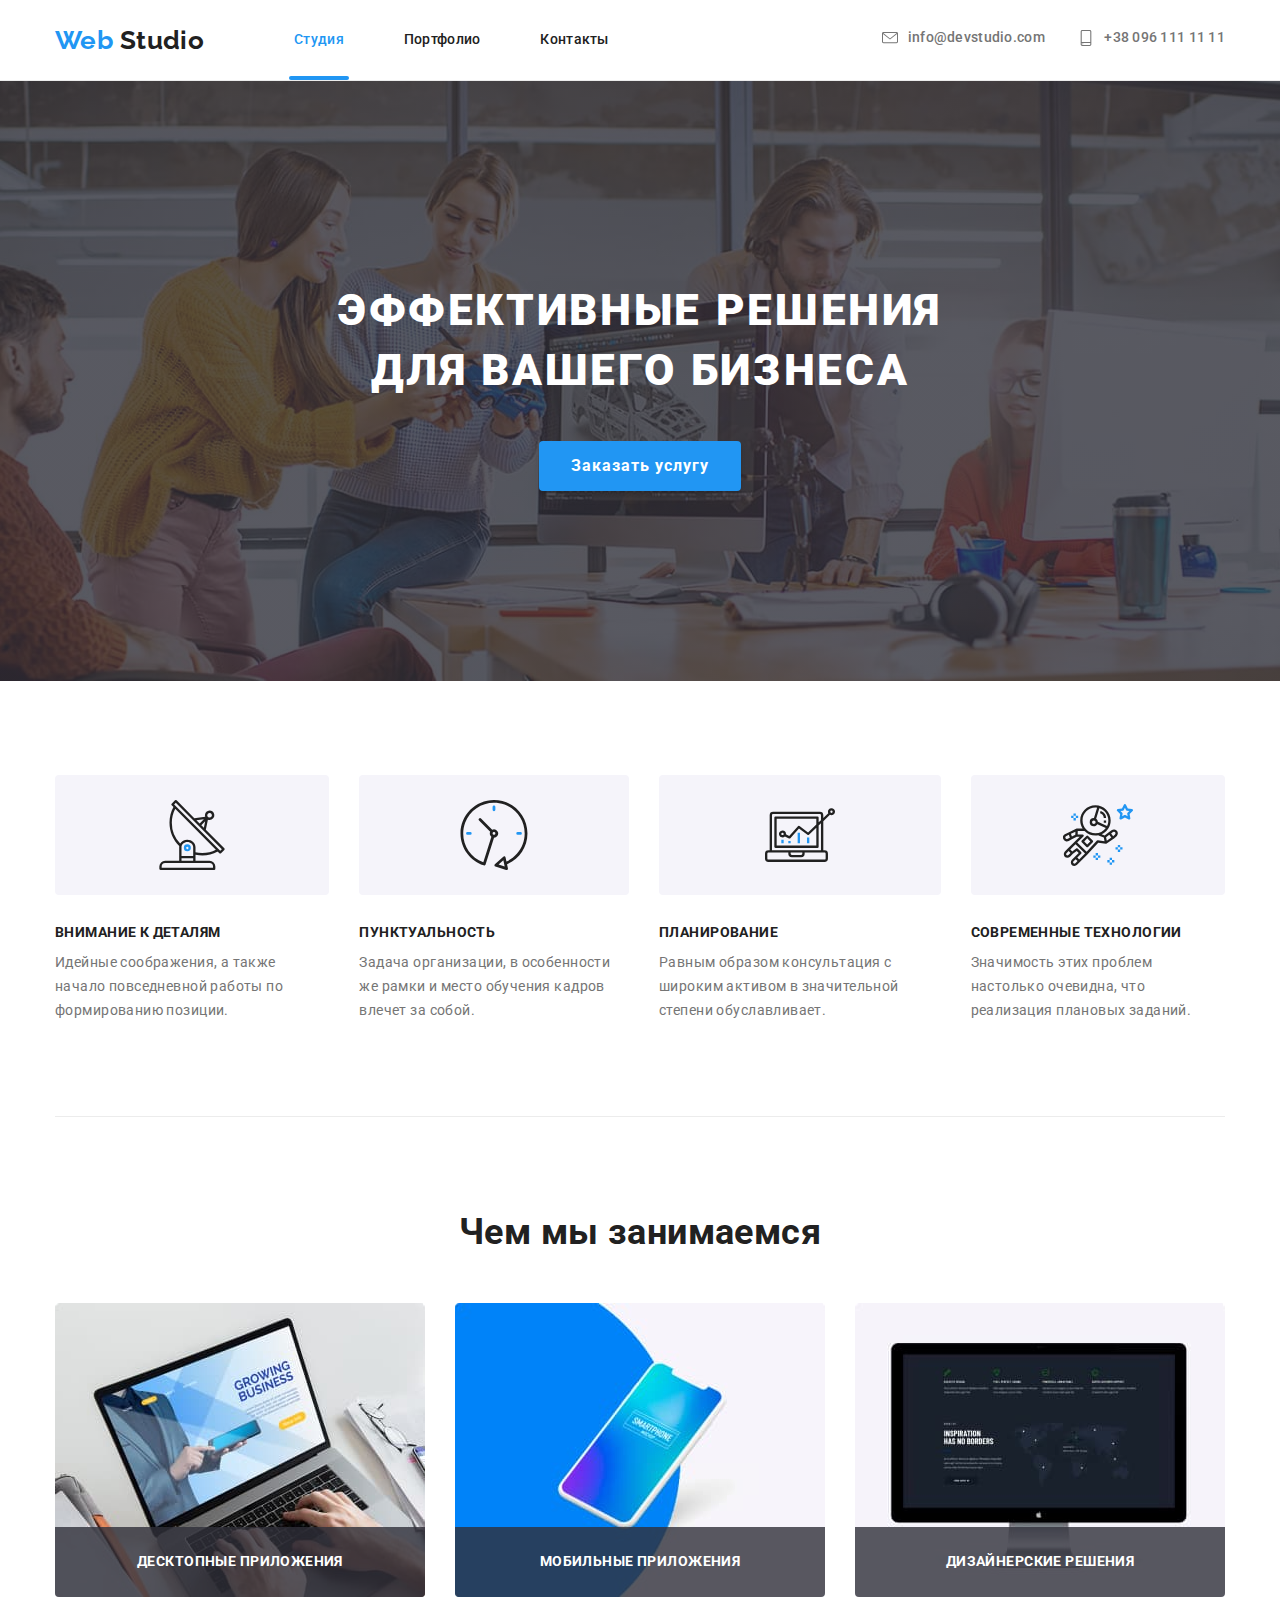
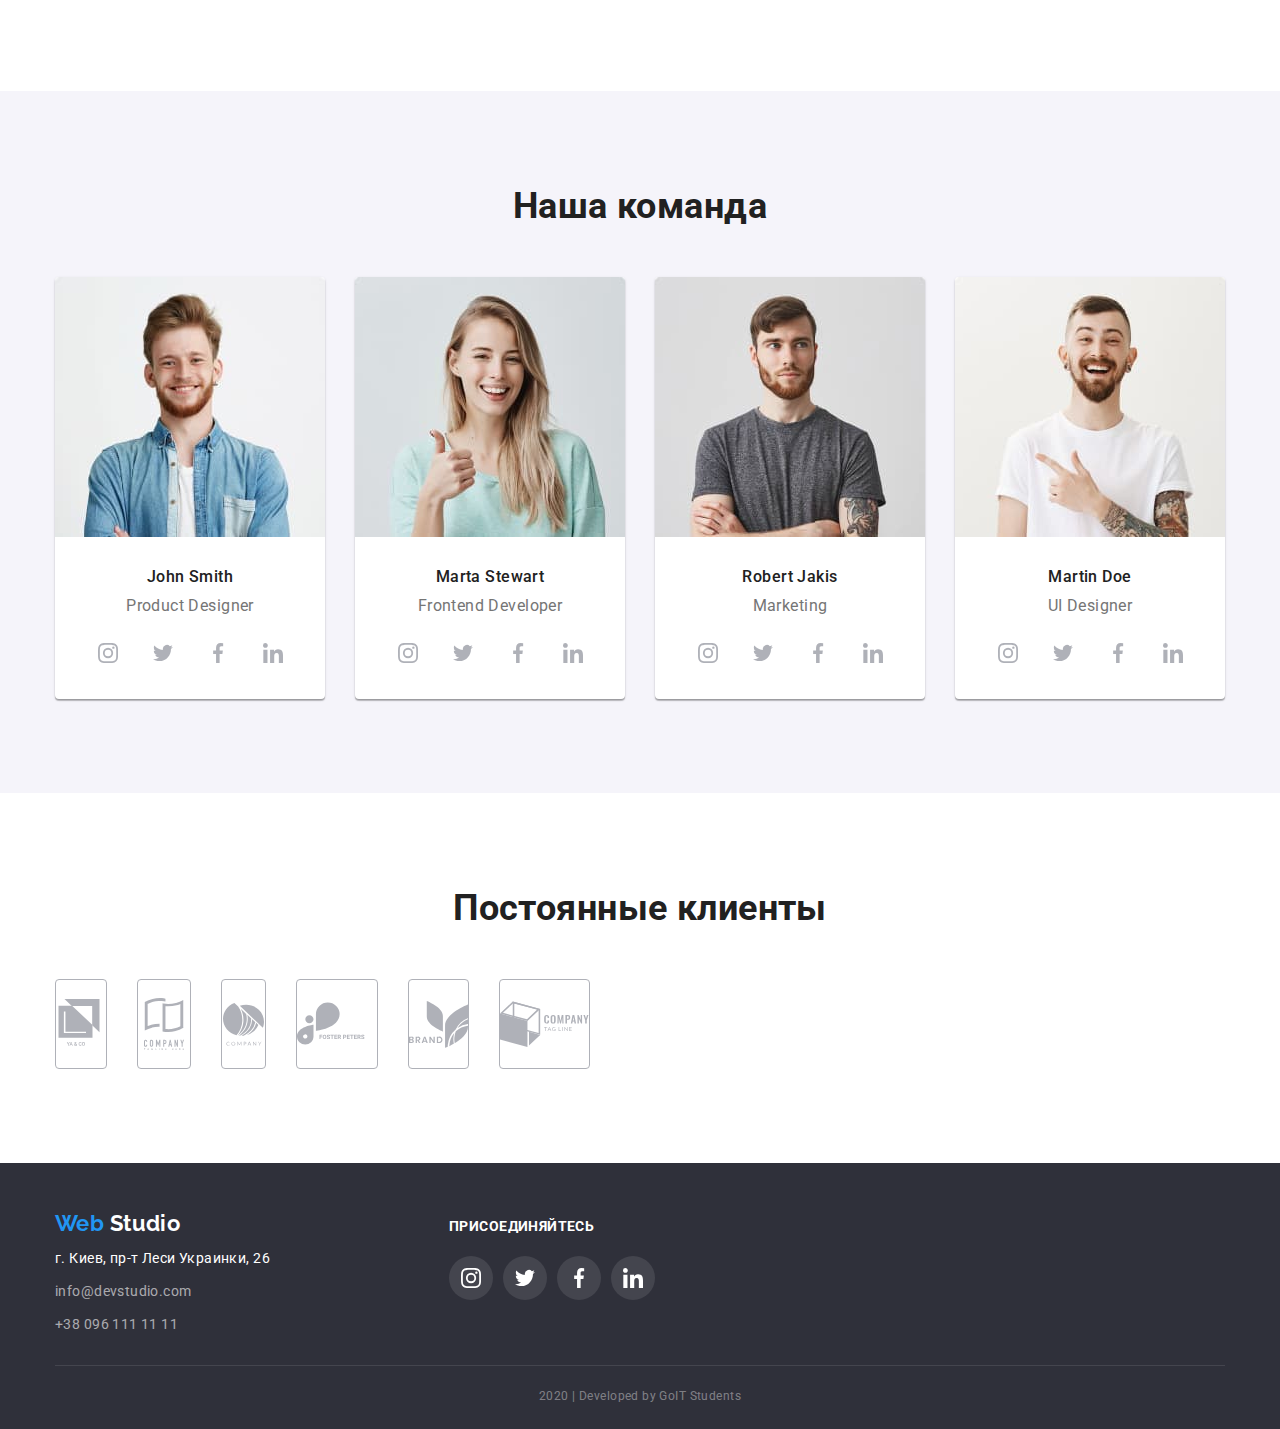
<file: index.html>
<!DOCTYPE html>
<html lang="ru">
  <head>
    <meta charset="UTF-8" />
    <meta name="viewport" content="width=device-width, initial-scale=1.0" />
    <link
      href="https://fonts.googleapis.com/css2?family=Raleway:wght@700&family=Roboto:wght@400;500;700;900&display=swap"
      rel="stylesheet"
    />
    <link
      rel="stylesheet"
      href="https://cdnjs.cloudflare.com/ajax/libs/modern-normalize/0.6.0/modern-normalize.min.css"
    />
    <link rel="stylesheet" href="./css/style-bem.css" />
    <title>Web Studio</title>
  </head>
  <body>
    <header class="page-header">
      <div class="page-header__container">
        <nav class="page-header__nav">
          <a class="logo page-header__logo" href="./index.html"
            >Web <span class="logo__word">Studio</span></a
          >
          <ul class="page-header__list">
            <li class="page-header__item">
              <a
                class="page-header__link page-header__link--current"
                href="./index.html"
                >Студия</a
              >
            </li>
            <li class="page-header__item">
              <a class="page-header__link" href="./portfolio.html">Портфолио</a>
            </li>
            <li class="page-header__item">
              <a class="page-header__link" href="">Контакты</a>
            </li>
          </ul>
        </nav>
        <address class="contacts">
          <a
            class="contacts__link"
            href="mailto:info@devstudio.com"
            aria-label="Написать письмо"
          >
            <svg class="contacts__icon" width="16" height="16">
              <use href="./images/sprite.svg#icon-envelope"></use>
            </svg>
            info@devstudio.com
          </a>
          <a
            class="contacts__link"
            href="tel:+380961111111"
            aria-label="Позвонить"
          >
            <svg class="contacts__icon" width="16" height="16">
              <use href="./images/sprite.svg#icon-smartphone"></use>
            </svg>
            +38 096 111 11 11
          </a>
        </address>
      </div>
    </header>
    <main>
      <!-- Hero -->
      <section class="section-hero">
        <div class="section-hero__container">
          <h1 class="section-hero__title">
            Эффективные решения для вашего бизнеса
          </h1>
          <a class="button" href="">Заказать услугу</a>
        </div>
      </section>
      <!-- Advantages -->
      <section class="section-advantages">
        <div class="section-advantages__container">
          <h2 class="section-advantages__title--visually-hidden">
            Наши преимущества
          </h2>
          <ul class="section-advantages__list">
            <li class="section-advantages__item">
              <div class="section-advantages__icon-bcg">
                <svg width="70" height="70">
                  <use href="./images/sprite.svg#icon-antenna"></use>
                </svg>
              </div>
              <h3 class="section-advantages__subtitle">Внимание к деталям</h3>
              <p class="section-advantages__text">
                Идейные соображения, а также начало повседневной работы по
                формированию позиции.
              </p>
            </li>
            <li class="section-advantages__item">
              <div class="section-advantages__icon-bcg">
                <svg width="70" height="70">
                  <use href="./images/sprite.svg#icon-clock"></use>
                </svg>
              </div>
              <h3 class="section-advantages__subtitle">Пунктуальность</h3>
              <p class="section-advantages__text">
                Задача организации, в особенности же рамки и место обучения
                кадров влечет за собой.
              </p>
            </li>
            <li class="section-advantages__item">
              <div class="section-advantages__icon-bcg">
                <svg width="70" height="70">
                  <use href="./images/sprite.svg#icon-diagram"></use>
                </svg>
              </div>
              <h3 class="section-advantages__subtitle">Планирование</h3>
              <p class="section-advantages__text">
                Равным образом консультация с широким активом в значительной
                степени обуславливает.
              </p>
            </li>
            <li class="section-advantages__item">
              <div class="section-advantages__icon-bcg">
                <svg width="70" height="70">
                  <use href="./images/sprite.svg#icon-astronaut"></use>
                </svg>
              </div>
              <h3 class="section-advantages__subtitle">
                Современные технологии
              </h3>
              <p class="section-advantages__text">
                Значимость этих проблем настолько очевидна, что реализация
                плановых заданий.
              </p>
            </li>
          </ul>
        </div>
      </section>
      <!-- Works -->
      <section class="section-works">
        <div class="section-works__container">
          <h2 class="section-works__title">Чем мы занимаемся</h2>
          <ul class="section-works__list">
            <li class="section-works__item">
              <img
                class="section-works__img"
                src="./images/notebook.jpg"
                alt="Ноутбук"
                width="370"
              />
              <h3 class="section-works__subtitle">Десктопные приложения</h3>
            </li>
            <li class="section-works__item">
              <img
                class="section-works__img"
                src="./images/smartphone.jpg"
                alt="Смартфон"
                width="370"
              />
              <h3 class="section-works__subtitle">Мобильные приложения</h3>
            </li>
            <li class="section-works__item">
              <img
                class="section-works__img"
                src="./images/monitor.jpg"
                alt="Монитор"
                width="370"
              />
              <h3 class="section-works__subtitle">Дизайнерские решения</h3>
            </li>
          </ul>
        </div>
      </section>
      <!-- Team -->
      <section class="section-team">
        <div class="section-team__container">
          <h2 class="section-team__title">Наша команда</h2>
          <ul class="section-team__list">
            <li class="section-team__item">
              <img
                class="section-team__img"
                src="./images/john-smith.jpg"
                alt="Фотография John Smith"
                width="270"
              />
              <h3 class="section-team__subtitle">John Smith</h3>
              <p class="section-team__text">Product Designer</p>
              <ul class="social-list">
                <li class="social-list__item">
                  <a
                    class="social-list__link"
                    href="https://www.instagram.com/"
                    aria-label="Ссылка на Instagram"
                  >
                    <svg class="social-list__icon" width="20" height="20">
                      <use href="./images/sprite.svg#icon-instagram"></use>
                    </svg>
                  </a>
                </li>
                <li class="social-list__item">
                  <a
                    class="social-list__link"
                    href="https://twitter.com/"
                    aria-label="Ссылка на Twitter"
                  >
                    <svg class="social-list__icon" width="20" height="20">
                      <use href="./images/sprite.svg#icon-twitter"></use>
                    </svg>
                  </a>
                </li>
                <li class="social-list__item">
                  <a
                    class="social-list__link"
                    href="https://facebook.com/"
                    aria-label="Ссылка на Facebook"
                  >
                    <svg class="social-list__icon" width="20" height="20">
                      <use href="./images/sprite.svg#icon-facebook"></use>
                    </svg>
                  </a>
                </li>
                <li class="social-list__item">
                  <a
                    class="social-list__link"
                    href="https://www.linkedin.com/"
                    aria-label="Ссылка на LinkedIn"
                  >
                    <svg class="social-list__icon" width="20" height="20">
                      <use href="./images/sprite.svg#icon-linkedin"></use>
                    </svg>
                  </a>
                </li>
              </ul>
            </li>
            <li class="section-team__item">
              <img
                class="section-team__img"
                src="./images/marta-stewart.jpg"
                alt="Фотография Marta Stewart"
                width="270"
              />
              <h3 class="section-team__subtitle">Marta Stewart</h3>
              <p class="section-team__text">Frontend Developer</p>
              <ul class="social-list">
                <li class="social-list__item">
                  <a
                    class="social-list__link"
                    href="https://www.instagram.com/"
                    aria-label="Ссылка на Instagram"
                  >
                    <svg class="social-list__icon" width="20" height="20">
                      <use href="./images/sprite.svg#icon-instagram"></use>
                    </svg>
                  </a>
                </li>
                <li class="social-list__item">
                  <a
                    class="social-list__link"
                    href="https://twitter.com/"
                    aria-label="Ссылка на Twitter"
                  >
                    <svg class="social-list__icon" width="20" height="20">
                      <use href="./images/sprite.svg#icon-twitter"></use>
                    </svg>
                  </a>
                </li>
                <li class="social-list__item">
                  <a
                    class="social-list__link"
                    href="https://facebook.com/"
                    aria-label="Ссылка на Facebook"
                  >
                    <svg class="social-list__icon" width="20" height="20">
                      <use href="./images/sprite.svg#icon-facebook"></use>
                    </svg>
                  </a>
                </li>
                <li class="social-list__item">
                  <a
                    class="social-list__link"
                    href="https://www.linkedin.com/"
                    aria-label="Ссылка на LinkedIn"
                  >
                    <svg class="social-list__icon" width="20" height="20">
                      <use href="./images/sprite.svg#icon-linkedin"></use>
                    </svg>
                  </a>
                </li>
              </ul>
            </li>
            <li class="section-team__item">
              <img
                class="section-team__img"
                src="./images/robert-jakis.jpg"
                alt="Фотография Robert Jakis"
                width="270"
              />
              <h3 class="section-team__subtitle">Robert Jakis</h3>
              <p class="section-team__text">Marketing</p>
              <ul class="social-list">
                <li class="social-list__item">
                  <a
                    class="social-list__link"
                    href="https://www.instagram.com/"
                    aria-label="Ссылка на Instagram"
                  >
                    <svg class="social-list__icon" width="20" height="20">
                      <use href="./images/sprite.svg#icon-instagram"></use>
                    </svg>
                  </a>
                </li>
                <li class="social-list__item">
                  <a
                    class="social-list__link"
                    href="https://twitter.com/"
                    aria-label="Ссылка на Twitter"
                  >
                    <svg class="social-list__icon" width="20" height="20">
                      <use href="./images/sprite.svg#icon-twitter"></use>
                    </svg>
                  </a>
                </li>
                <li class="social-list__item">
                  <a
                    class="social-list__link"
                    href="https://facebook.com/"
                    aria-label="Ссылка на Facebook"
                  >
                    <svg class="social-list__icon" width="20" height="20">
                      <use href="./images/sprite.svg#icon-facebook"></use>
                    </svg>
                  </a>
                </li>
                <li class="social-list__item">
                  <a
                    class="social-list__link"
                    href="https://www.linkedin.com/"
                    aria-label="Ссылка на LinkedIn"
                  >
                    <svg class="social-list__icon" width="20" height="20">
                      <use href="./images/sprite.svg#icon-linkedin"></use>
                    </svg>
                  </a>
                </li>
              </ul>
            </li>
            <li class="section-team__item">
              <img
                class="section-team__img"
                src="./images/martin-doe.jpg"
                alt="Фотография Martin Doe"
                width="270"
              />
              <h3 class="section-team__subtitle">Martin Doe</h3>
              <p class="section-team__text">UI Designer</p>
              <ul class="social-list">
                <li class="social-list__item">
                  <a
                    class="social-list__link"
                    href="https://www.instagram.com/"
                    aria-label="Ссылка на Instagram"
                  >
                    <svg class="social-list__icon" width="20" height="20">
                      <use href="./images/sprite.svg#icon-instagram"></use>
                    </svg>
                  </a>
                </li>
                <li class="social-list__item">
                  <a
                    class="social-list__link"
                    href="https://twitter.com/"
                    aria-label="Ссылка на Twitter"
                  >
                    <svg class="social-list__icon" width="20" height="20">
                      <use href="./images/sprite.svg#icon-twitter"></use>
                    </svg>
                  </a>
                </li>
                <li class="social-list__item">
                  <a
                    class="social-list__link"
                    href="https://facebook.com/"
                    aria-label="Ссылка на Facebook"
                  >
                    <svg class="social-list__icon" width="20" height="20">
                      <use href="./images/sprite.svg#icon-facebook"></use>
                    </svg>
                  </a>
                </li>
                <li class="social-list__item">
                  <a
                    class="social-list__link"
                    href="https://www.linkedin.com/"
                    aria-label="Ссылка на LinkedIn"
                  >
                    <svg class="social-list__icon" width="20" height="20">
                      <use href="./images/sprite.svg#icon-linkedin"></use>
                    </svg>
                  </a>
                </li>
              </ul>
            </li>
          </ul>
        </div>
      </section>
      <!-- Regulars -->
      <section class="section-regulars">
        <div class="section-regulars__container">
          <h2 class="section-regulars__title">Постоянные клиенты</h2>
          <ul class="section-regulars__list">
            <li class="section-regulars__item">
              <a class="section-regulars__link" href="" aria-label="Компания 1">
                <svg
                  class="section-regulars__icon-client"
                  width="50"
                  height="50"
                >
                  <use href="./images/sprite.svg#icon-client-1"></use>
                </svg>
              </a>
            </li>
            <li class="section-regulars__item">
              <a class="section-regulars__link" href="" aria-label="Компания 2">
                <svg
                  class="section-regulars__icon-client"
                  width="52"
                  height="52"
                >
                  <use href="./images/sprite.svg#icon-client-2"></use>
                </svg>
              </a>
            </li>
            <li class="section-regulars__item">
              <a class="section-regulars__link" href="" aria-label="Компания 3">
                <svg
                  class="section-regulars__icon-client"
                  width="43"
                  height="43"
                >
                  <use href="./images/sprite.svg#icon-client-3"></use>
                </svg>
              </a>
            </li>
            <li class="section-regulars__item">
              <a class="section-regulars__link" href="" aria-label="Компания 4">
                <svg
                  class="section-regulars__icon-client"
                  width="80"
                  height="80"
                >
                  <use href="./images/sprite.svg#icon-client-4"></use>
                </svg>
              </a>
            </li>
            <li class="section-regulars__item">
              <a class="section-regulars__link" href="" aria-label="Компания 5">
                <svg
                  class="section-regulars__icon-client"
                  width="59"
                  height="59"
                >
                  <use href="./images/sprite.svg#icon-client-5"></use>
                </svg>
              </a>
            </li>
            <li class="section-regulars__item">
              <a class="section-regulars__link" href="" aria-label="Компания 6">
                <svg
                  class="section-regulars__icon-client"
                  width="89"
                  height="89"
                >
                  <use href="./images/sprite.svg#icon-client-6"></use>
                </svg>
              </a>
            </li>
          </ul>
        </div>
      </section>
    </main>
    <footer class="page-footer">
      <div class="page-footer__container">
        <div class="page-footer__row">
          <div class="address-box">
            <a class="logo page-footer__logo" href="./index.html"
              >Web <span class="logo__word logo__word--inverse">Studio</span></a
            >
            <address class="address-box__address">
              <p class="address-box__text">г. Киев, пр-т Леси Украинки, 26</p>
              <a class="address-box__link" href="mailto:info@devstudio.com"
                >info@devstudio.com</a
              >
              <a class="address-box__link" href="tel:+380961111111"
                >+38 096 111 11 11</a
              >
            </address>
          </div>
          <div>
            <p class="page-footer__text">присоединяйтесь</p>
            <ul class="page-footer__list">
              <li class="page-footer__item">
                <a
                  class="page-footer__link"
                  href="https://www.instagram.com/"
                  aria-label="Ссылка на Instagram"
                >
                  <svg class="page-footer__icon-social" width="20" height="20">
                    <use href="./images/sprite.svg#icon-instagram"></use>
                  </svg>
                </a>
              </li>
              <li class="page-footer__item">
                <a
                  class="page-footer__link"
                  href="https://twitter.com/"
                  aria-label="Ссылка на Twitter"
                >
                  <svg class="page-footer__icon-social" width="20" height="20">
                    <use href="./images/sprite.svg#icon-twitter"></use>
                  </svg>
                </a>
              </li>
              <li class="page-footer__item">
                <a
                  class="page-footer__link"
                  href="https://facebook.com/"
                  aria-label="Ссылка на Facebook"
                >
                  <svg class="page-footer__icon-social" width="20" height="20">
                    <use href="./images/sprite.svg#icon-facebook"></use>
                  </svg>
                </a>
              </li>
              <li class="page-footer__item">
                <a
                  class="page-footer__link"
                  href="https://www.linkedin.com/"
                  aria-label="Ссылка на LinkedIn"
                >
                  <svg class="page-footer__icon-social" width="20" height="20">
                    <use href="./images/sprite.svg#icon-linkedin"></use>
                  </svg>
                </a>
              </li>
            </ul>
          </div>
        </div>
        <p class="copyright">2020 | Developed by GoIT Students</p>
      </div>
    </footer>
  </body>
</html>
</file>
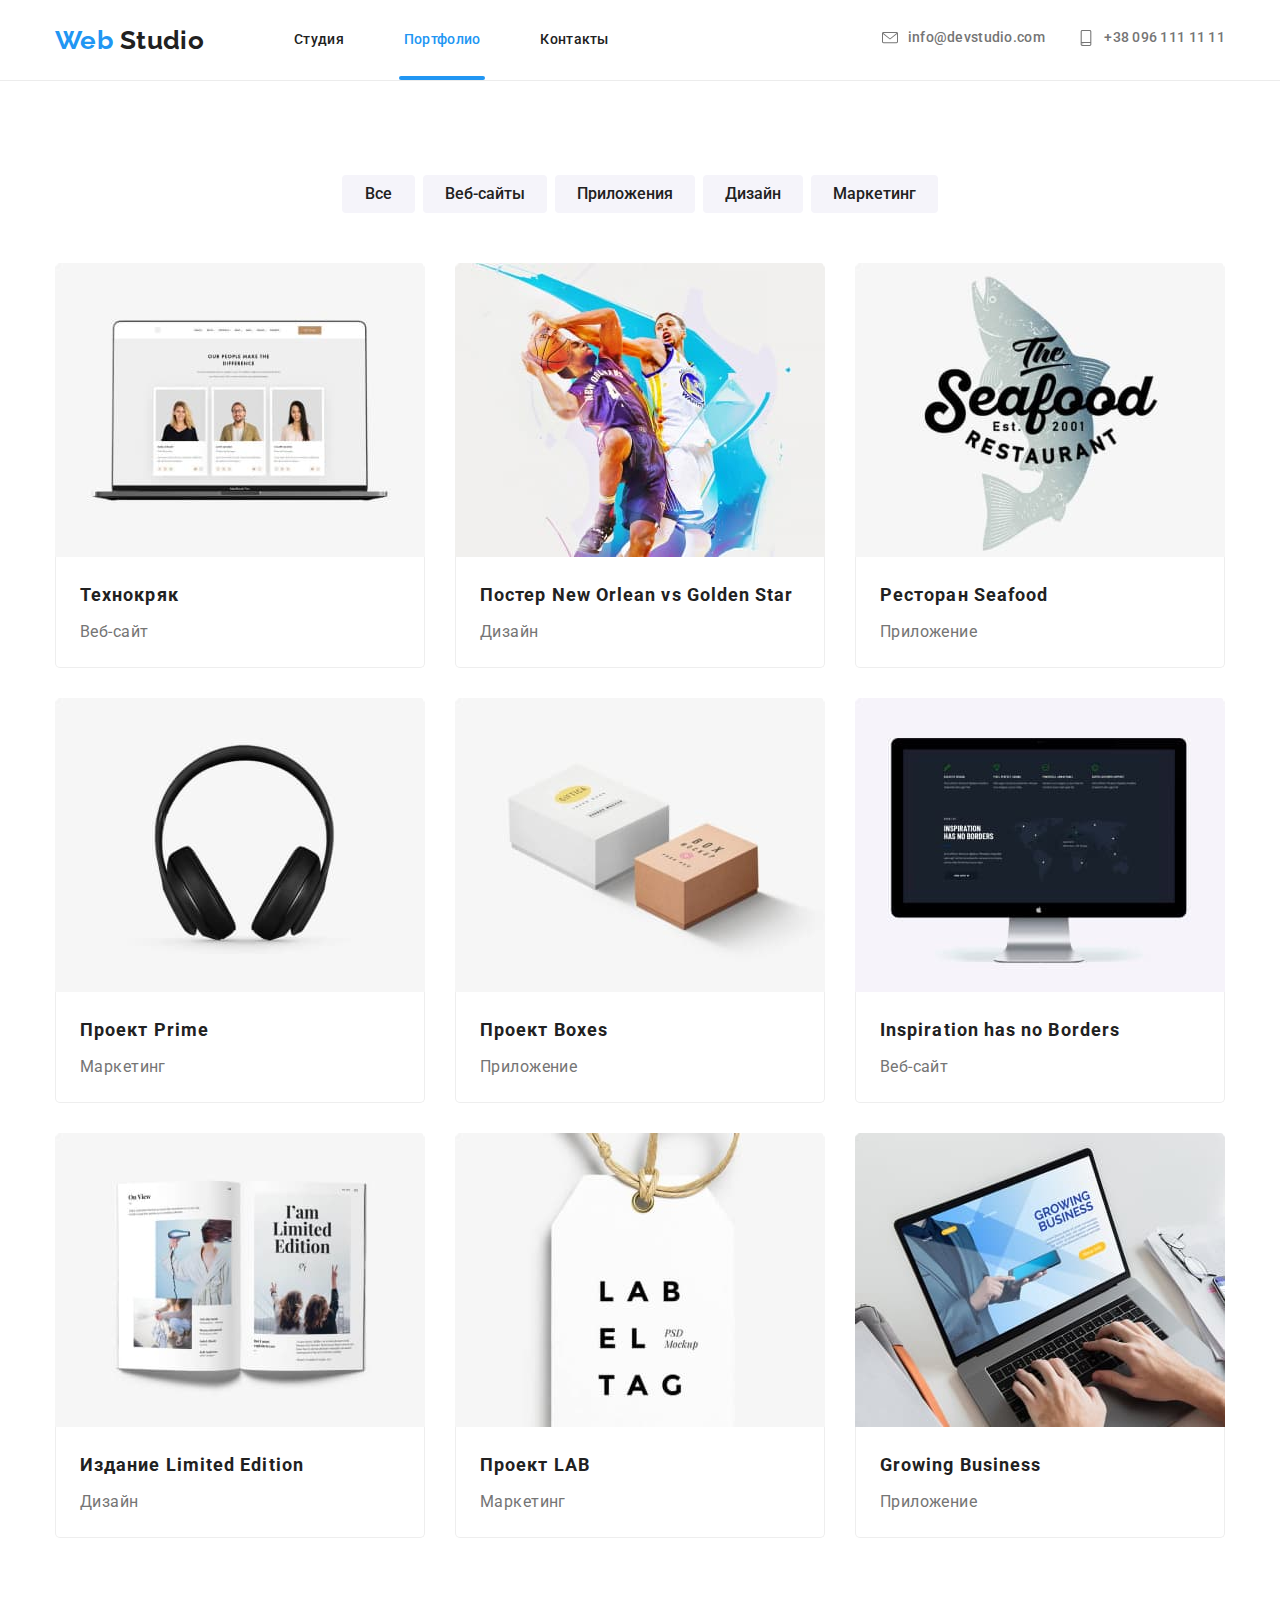
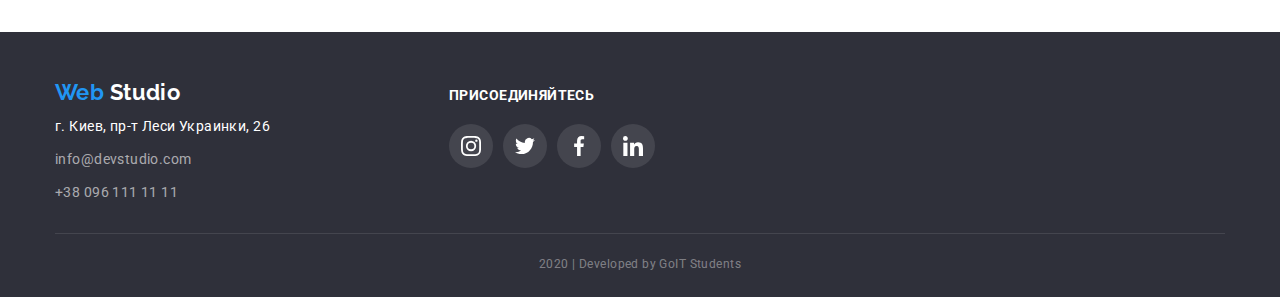
<file: portfolio.html>
<!DOCTYPE html>
<html lang="ru">
  <head>
    <meta charset="UTF-8" />
    <meta name="viewport" content="width=device-width, initial-scale=1.0" />
    <link
      href="https://fonts.googleapis.com/css2?family=Raleway:wght@700&family=Roboto:wght@400;500;700;900&display=swap"
      rel="stylesheet"
    />
    <link
      rel="stylesheet"
      href="https://cdnjs.cloudflare.com/ajax/libs/modern-normalize/0.6.0/modern-normalize.min.css"
    />
    <link rel="stylesheet" href="./css/style-bem.css" />
    <title>Web Studio</title>
  </head>
  <body>
    <header class="page-header">
      <div class="page-header__container">
        <nav class="page-header__nav">
          <a class="logo page-header__logo" href="./index.html"
            >Web <span class="logo__word">Studio</span></a
          >
          <ul class="page-header__list">
            <li class="page-header__item">
              <a class="page-header__link" href="./index.html">Студия</a>
            </li>
            <li class="page-header__item">
              <a
                class="page-header__link page-header__link--current"
                href="./portfolio.html"
                >Портфолио</a
              >
            </li>
            <li class="page-header__item">
              <a class="page-header__link" href="">Контакты</a>
            </li>
          </ul>
        </nav>
        <address class="contacts">
          <a
            class="contacts__link"
            href="mailto:info@devstudio.com"
            aria-label="Написать письмо"
          >
            <svg class="contacts__icon" width="16" height="16">
              <use href="./images/sprite.svg#icon-envelope"></use>
            </svg>
            info@devstudio.com
          </a>
          <a
            class="contacts__link"
            href="tel:+380961111111"
            aria-label="Позвонить"
          >
            <svg class="contacts__icon" width="16" height="16">
              <use href="./images/sprite.svg#icon-smartphone"></use>
            </svg>
            +38 096 111 11 11
          </a>
        </address>
      </div>
    </header>
    <main>
      <section class="section-portfolio">
        <div class="section-portfolio__container">
          <h1 class="section-portfolio__title--visually-hidden">Портфолио</h1>
          <div class="section-portfolio__row">
            <button class="section-portfolio__btn" type="button">Все</button>
            <button class="section-portfolio__btn" type="button">
              Веб-сайты
            </button>
            <button class="section-portfolio__btn" type="button">
              Приложения
            </button>
            <button class="section-portfolio__btn" type="button">Дизайн</button>
            <button class="section-portfolio__btn" type="button">
              Маркетинг
            </button>
          </div>
          <ul class="section-portfolio__list">
            <li class="section-portfolio__item">
              <a class="link-card" href="">
                <div class="link-card__top">
                  <img
                    src="./images/techcrack.jpg"
                    alt="Ноутбук с открытой веб страницей"
                    width="370"
                  />
                  <p class="link-card__desc">
                    Технокряк это современная площадка распространения
                    коронавируса. Компании используют эту платформу для
                    цифрового шпионажа и атак на защищённые сервера конкурентов.
                  </p>
                </div>
                <div class="link-card__bottom">
                  <h2 class="link-card__title">Технокряк</h2>
                  <p class="link-card__text">Веб-сайт</p>
                </div>
              </a>
            </li>
            <li class="section-portfolio__item">
              <a class="link-card" href="">
                <div class="link-card__top">
                  <img
                    src="./images/poster-nba.jpg"
                    alt="Два баскедболиста с мячом"
                    width="370"
                  />
                  <p class="link-card__desc">
                    Lorem ipsum dolor sit amet consectetur adipisicing elit.
                    Tenetur non minima autem? Ea necessitatibus consequatur
                    delectus. Iure odio alias dolore!
                  </p>
                </div>
                <div class="link-card__bottom">
                  <h2 class="link-card__title">
                    Постер New Orlean vs Golden Star
                  </h2>
                  <p class="link-card__text">Дизайн</p>
                </div>
              </a>
            </li>
            <li class="section-portfolio__item">
              <a class="link-card" href="">
                <div class="link-card__top">
                  <img
                    src="./images/seafood.jpg"
                    alt="Название ресторана на фоне рыбы"
                    width="370"
                  />
                  <p class="link-card__desc">
                    Lorem ipsum dolor sit amet consectetur adipisicing elit.
                    Tenetur non minima autem? Ea necessitatibus consequatur
                    delectus. Iure odio alias dolore!
                  </p>
                </div>
                <div class="link-card__bottom">
                  <h2 class="link-card__title">Ресторан Seafood</h2>
                  <p class="link-card__text">Приложение</p>
                </div>
              </a>
            </li>
            <li class="section-portfolio__item">
              <a class="link-card" href="">
                <div class="link-card__top">
                  <img src="./images/prime.jpg" alt="Наушники" width="370" />
                  <p class="link-card__desc">
                    Lorem ipsum dolor sit amet consectetur adipisicing elit.
                    Tenetur non minima autem? Ea necessitatibus consequatur
                    delectus. Iure odio alias dolore!
                  </p>
                </div>
                <div class="link-card__bottom">
                  <h2 class="link-card__title">Проект Prime</h2>
                  <p class="link-card__text">Маркетинг</p>
                </div>
              </a>
            </li>
            <li class="section-portfolio__item">
              <a class="link-card" href="">
                <div class="link-card__top">
                  <img src="./images/boxes.jpg" alt="Две коробки" width="370" />
                  <p class="link-card__desc">
                    Lorem ipsum dolor sit amet consectetur adipisicing elit.
                    Tenetur non minima autem? Ea necessitatibus consequatur
                    delectus. Iure odio alias dolore!
                  </p>
                </div>
                <div class="link-card__bottom">
                  <h2 class="link-card__title">Проект Boxes</h2>
                  <p class="link-card__text">Приложение</p>
                </div>
              </a>
            </li>
            <li class="section-portfolio__item">
              <a class="link-card" href="">
                <div class="link-card__top">
                  <img src="./images/monitor.jpg" alt="Монитор" width="370" />
                  <p class="link-card__desc">
                    Lorem ipsum dolor sit amet consectetur adipisicing elit.
                    Tenetur non minima autem? Ea necessitatibus consequatur
                    delectus. Iure odio alias dolore!
                  </p>
                </div>
                <div class="link-card__bottom">
                  <h2 class="link-card__title">Inspiration has no Borders</h2>
                  <p class="link-card__text">Веб-сайт</p>
                </div>
              </a>
            </li>
            <li class="section-portfolio__item">
              <a class="link-card" href="">
                <div class="link-card__top">
                  <img
                    src="./images/limited-edition.jpg"
                    alt="Журнальный разворот"
                    width="370"
                  />
                  <p class="link-card__desc">
                    Lorem ipsum dolor sit amet consectetur adipisicing elit.
                    Tenetur non minima autem? Ea necessitatibus consequatur
                    delectus. Iure odio alias dolore!
                  </p>
                </div>
                <div class="link-card__bottom">
                  <h2 class="link-card__title">Издание Limited Edition</h2>
                  <p class="link-card__text">Дизайн</p>
                </div>
              </a>
            </li>
            <li class="section-portfolio__item">
              <a class="link-card" href="">
                <div class="link-card__top">
                  <img
                    src="./images/lab.jpg"
                    alt="Надпись на медальйоне"
                    width="370"
                  />
                  <p class="link-card__desc">
                    Lorem ipsum dolor sit amet consectetur adipisicing elit.
                    Tenetur non minima autem? Ea necessitatibus consequatur
                    delectus. Iure odio alias dolore!
                  </p>
                </div>
                <div class="link-card__bottom">
                  <h2 class="link-card__title">Проект LAB</h2>
                  <p class="link-card__text">Маркетинг</p>
                </div>
              </a>
            </li>
            <li class="section-portfolio__item">
              <a class="link-card" href="">
                <div class="link-card__top">
                  <img
                    src="./images/notebook.jpg"
                    alt="Открытый ноутбук"
                    width="370"
                  />
                  <p class="link-card__desc">
                    Lorem ipsum dolor sit amet consectetur adipisicing elit.
                    Tenetur non minima autem? Ea necessitatibus consequatur
                    delectus. Iure odio alias dolore!
                  </p>
                </div>
                <div class="link-card__bottom">
                  <h2 class="link-card__title">Growing Business</h2>
                  <p class="link-card__text">Приложение</p>
                </div>
              </a>
            </li>
          </ul>
        </div>
      </section>
    </main>
    <footer class="page-footer">
      <div class="page-footer__container">
        <div class="page-footer__row">
          <div class="address-box">
            <a class="logo page-footer__logo" href="./index.html"
              >Web <span class="logo__word logo__word--inverse">Studio</span></a
            >
            <address class="address-box__address">
              <p class="address-box__text">г. Киев, пр-т Леси Украинки, 26</p>
              <a class="address-box__link" href="mailto:info@devstudio.com"
                >info@devstudio.com</a
              >
              <a class="address-box__link" href="tel:+380961111111"
                >+38 096 111 11 11</a
              >
            </address>
          </div>
          <div>
            <p class="page-footer__text">присоединяйтесь</p>
            <ul class="page-footer__list">
              <li class="page-footer__item">
                <a
                  class="page-footer__link"
                  href="https://www.instagram.com/"
                  aria-label="Ссылка на Instagram"
                >
                  <svg class="page-footer__icon-social" width="20" height="20">
                    <use href="./images/sprite.svg#icon-instagram"></use>
                  </svg>
                </a>
              </li>
              <li class="page-footer__item">
                <a
                  class="page-footer__link"
                  href="https://twitter.com/"
                  aria-label="Ссылка на Twitter"
                >
                  <svg class="page-footer__icon-social" width="20" height="20">
                    <use href="./images/sprite.svg#icon-twitter"></use>
                  </svg>
                </a>
              </li>
              <li class="page-footer__item">
                <a
                  class="page-footer__link"
                  href="https://facebook.com/"
                  aria-label="Ссылка на Facebook"
                >
                  <svg class="page-footer__icon-social" width="20" height="20">
                    <use href="./images/sprite.svg#icon-facebook"></use>
                  </svg>
                </a>
              </li>
              <li class="page-footer__item">
                <a
                  class="page-footer__link"
                  href="https://www.linkedin.com/"
                  aria-label="Ссылка на LinkedIn"
                >
                  <svg class="page-footer__icon-social" width="20" height="20">
                    <use href="./images/sprite.svg#icon-linkedin"></use>
                  </svg>
                </a>
              </li>
            </ul>
          </div>
        </div>
        <p class="copyright">2020 | Developed by GoIT Students</p>
      </div>
    </footer>
  </body>
</html>
</file>
<file: css/style-bem.css>
/* цвет отсновного текста #212121 */
/* вторичный цвет текста #757575 */
/* акцент #2196f3 */
/* вторичный цвет текст #FFFFFF */
/* основной цвет фона #ffffff */
/* дополнительный цвет фона #F5F4FA */
/* цвет фона для накладывания rgba(47, 48, 58, 0.8) */
/* цвет фона футера #2F303A */
/* цвет текста в футере rgba(255, 255, 255, 0.6) */
/* цвет подписи rgba(255, 255, 255, 0.4) */

:root {
  --primary-text-color: #757575;
  --title-text-color: #212121;
  --secondary-text-color: #ffffff;
  --accent-color: #2196f3;
  --primary-bg-color: #ffffff;
  --secondary-bg-color: #f5f4fa;
  --additional-bg-color: rgba(47, 48, 58, 0.8);
  --footer-text-color: rgba(255, 255, 255, 0.6);
  --footer-bg-color: #2f303a;
  --sign-text-color: rgba(255, 255, 255, 0.4);
  --icon-color: #afb1b8;
}

html {
  box-sizing: border-box;
}

*,
*::before,
*::after {
  box-sizing: inherit;
}

body {
  font-family: Roboto, sans-serif;
  font-weight: 400;
  font-size: 14px;
  letter-spacing: 0.03em;
  color: var(--primary-text-color);

  background-color: var(--primary-bg-color);
}

img {
  display: block;
  max-width: 100%;
  height: auto;
}

/* Page header */

.page-header {
  border-bottom: 1px solid #ececec;
}

.page-header__container {
  display: flex;
  align-items: center;
  width: 1200px;
  margin: 0 auto;
  padding-left: 15px;
  padding-right: 15px;
}

.page-header__nav {
  display: flex;
  align-items: center;
}

.logo {
  font-family: 'Raleway', sans-serif;
  font-weight: 700;
  font-size: 26px;
  line-height: 1.19;
  color: var(--accent-color);
  text-decoration: none;
}

.logo__word {
  color: var(--title-text-color);
}

.page-header__logo {
  margin-right: 85px;
}

.page-header__list {
  display: flex;
  margin: 0;
  padding: 0;

  font-weight: 500;
  line-height: 1.14;
  letter-spacing: 0.02em;

  list-style: none;
}

.page-header__item {
  position: relative;
}

.page-header__item:not(:last-child) {
  margin-right: 50px;
}

.page-header__link {
  display: block;
  padding: 32px 5px;

  color: var(--title-text-color);
  text-decoration: none;

  transition: color 250ms cubic-bezier(0.4, 0, 0.2, 1);
}

.page-header__link::after {
  position: absolute;
  bottom: 0;
  left: 0;

  content: '';
  width: 100%;
  height: 4px;

  background-color: transparent;

  border-radius: 2px;

  transition: background-color 250ms cubic-bezier(0.4, 0, 0.2, 1);
}

.page-header__link--current {
  color: var(--accent-color);
}

.page-header__link--current::after {
  position: absolute;
  bottom: 0;
  left: 0;

  content: '';
  width: 100%;
  height: 4px;

  background-color: var(--accent-color);

  border-radius: 2px;
}

.page-header__link:hover,
.page-header__link:focus {
  color: var(--accent-color);
}

.page-header__link:hover::after,
.page-header__link:focus::after {
  background-color: var(--accent-color);
}

.contacts {
  margin-left: auto;
}

.contacts__link {
  display: inline-flex;
  align-items: center;

  font-style: normal;
  font-weight: 500;
  line-height: 1.14;
  letter-spacing: 0.02em;
  color: var(--primary-text-color);
  text-decoration: none;

  transition: color 250ms cubic-bezier(0.4, 0, 0.2, 1);
}

.contacts__link:not(:last-child) {
  margin-right: 30px;
}

.contacts__icon {
  padding: 0;
  margin-right: 10px;

  fill: currentColor;
}

.contacts__link:hover,
.contacts__link:focus {
  color: var(--accent-color);
}

/* Hero */

.section-hero {
  max-width: 1600px;
  height: 600px;
  margin-left: auto;
  margin-right: auto;
  padding-top: 200px;
  padding-bottom: 200px;

  text-align: center;

  background-color: #2f303a;
  background-image: linear-gradient(
      rgba(47, 48, 58, 0.8),
      rgba(47, 48, 58, 0.8)
    ),
    url(../images/hero-bcg.jpg);
  background-position: center;
  background-size: cover;
  background-repeat: no-repeat;
}

.section-hero__container,
.section-advantages__container,
.section-works__container,
.section-team__container,
.section-regulars__container,
.page-footer__container,
.section-portfolio__container {
  width: 1200px;
  margin: 0 auto;
  padding-left: 15px;
  padding-right: 15px;
}

.section-hero__title {
  margin-top: 0;
  margin-bottom: 40px;
  margin-left: auto;
  margin-right: auto;
  max-width: 646px;

  font-weight: 900;
  font-size: 44px;
  line-height: 1.36;
  letter-spacing: 0.06em;
  text-transform: uppercase;
  color: var(--secondary-text-color);
}

.button {
  display: inline-block;
  min-width: 200px;
  padding: 10px 32px;

  font-weight: 700;
  font-size: 16px;
  line-height: 1.87;
  letter-spacing: 0.06em;
  color: var(--secondary-text-color);
  text-decoration: none;

  background-color: var(--accent-color);
  border-radius: 4px;
  box-shadow: 0px 4px 4px rgba(0, 0, 0, 0.15);
}

/* Advantages */

.section-advantages {
  position: relative;

  padding-top: 94px;
  padding-bottom: 94px;
}

.section-advantages__container::after {
  position: absolute;
  bottom: 0;

  content: '';
  width: 1170px;

  border-bottom: 1px solid #ececec;
}

.section-advantages__title--visually-hidden,
.section-portfolio__title--visually-hidden {
  position: absolute;
  width: 1px;
  height: 1px;
  margin: -1px;
  padding: 0;
  overflow: hidden;
  border: 0;
  clip: rect(0 0 0 0);
}

.section-advantages__list {
  display: flex;
  margin: 0;
  padding: 0;

  list-style: none;
}

.section-advantages__item {
  width: calc((100%-90px) / 4);
}

.section-advantages__item:not(:last-child) {
  margin-right: 30px;
}

.section-advantages__icon-bcg {
  display: flex;
  width: 100%;
  height: 120px;
  margin-bottom: 30px;
  align-items: center;
  justify-content: center;

  background-color: var(--secondary-bg-color);
  border-radius: 4px;
}

.section-advantages__subtitle {
  margin-top: 0;
  margin-bottom: 10px;

  font-weight: 700;
  font-size: 14px;
  line-height: 1.14;
  color: var(--title-text-color);
  text-transform: uppercase;
}

.section-advantages__text {
  margin: 0;

  line-height: 1.71;
}

/* Works */

.section-works,
.section-regulars,
.section-portfolio {
  padding-top: 94px;
  padding-bottom: 94px;
}

.section-works__title,
.section-team__title,
.section-regulars__title {
  margin-top: 0;
  margin-bottom: 50px;

  font-weight: 700;
  font-size: 36px;
  line-height: 1.17;
  text-align: center;
  color: var(--title-text-color);
}

.section-works__list {
  display: flex;
  margin: 0;
  padding: 0;

  list-style: none;
}

.section-works__item {
  position: relative;
}

.section-works__item:not(:last-child) {
  margin-right: 30px;
}

.section-works__img {
  border-radius: 4px;
}

.section-works__subtitle {
  position: absolute;
  bottom: 0;
  left: 0;

  display: block;
  width: 100%;
  margin: 0;
  padding-top: 27px;
  padding-bottom: 27px;

  font-weight: 700;
  font-size: 14px;
  line-height: 1.14;
  text-align: center;
  text-transform: uppercase;
  color: var(--secondary-text-color);

  background-color: var(--additional-bg-color);
  border-bottom-left-radius: 4px;
  border-bottom-right-radius: 4px;
}

/* Team */

.section-team {
  padding-top: 94px;
  padding-bottom: 94px;

  background-color: var(--secondary-bg-color);
}

.section-team__list {
  display: flex;
  margin: 0;
  padding: 0;

  list-style: none;
}

.section-team__item {
  width: calc((100%-90px) / 4);

  background-color: var(--primary-bg-color);
  border-radius: 4px;
  box-shadow: 0px 2px 1px rgba(0, 0, 0, 0.2), 0px 1px 1px rgba(0, 0, 0, 0.14),
    0px 1px 3px rgba(0, 0, 0, 0.12);

  overflow: hidden;
}

.section-team__item:not(:last-child) {
  margin-right: 30px;
}

.section-team__img {
  margin-bottom: 30px;
}

.section-team__subtitle {
  margin-top: 0;
  margin-bottom: 10px;

  font-weight: 500;
  font-size: 16px;
  line-height: 1.19;
  text-align: center;
  color: var(--title-text-color);
}

.section-team__text {
  margin-top: 0;
  margin-bottom: 16px;

  font-size: 16px;
  line-height: 1.19;
  text-align: center;
}

.social-list {
  display: flex;
  margin: 0 0 24px 0;
  padding: 0;

  justify-content: center;

  list-style: none;
}

.social-list__item:not(:last-child) {
  margin-right: 11px;
}

.social-list__link {
  display: flex;
  align-items: center;
  justify-content: center;
  width: 44px;
  height: 44px;

  background-color: transparent;
  border-radius: 50%;

  transition: background-color 250ms cubic-bezier(0.4, 0, 0.2, 1);
}

.social-list__icon {
  fill: var(--icon-color);

  transition: fill 250ms cubic-bezier(0.4, 0, 0.2, 1);
}

.social-list__link:hover,
.social-list__link:focus {
  background-color: var(--accent-color);
}

.social-list__link:hover .social-list__icon,
.social-list__link:focus .social-list__icon {
  fill: var(--primary-bg-color);
}

/* Regulars */

.section-regulars__list {
  display: flex;
  margin: 0;
  padding: 0;

  list-style: none;
}

.section-regulars__item {
  width: calc((100%-150px) / 6);
}

.section-regulars__item:not(:last-child) {
  margin-right: 30px;
}

.section-regulars__link {
  display: flex;
  height: 90px;
  align-items: center;
  justify-content: center;

  border: 1px solid #afb1b8;
  border-radius: 4px;

  transition: border-color 250ms cubic-bezier(0.4, 0, 0.2, 1);
}

.section-regulars__icon-client {
  fill: var(--icon-color);

  transition: fill 250ms cubic-bezier(0.4, 0, 0.2, 1);
}

.section-regulars__link:hover,
.section-regulars__link:focus {
  border-color: var(--accent-color);
}

.section-regulars__link:hover .section-regulars__icon-client,
.section-regulars__link:focus .section-regulars__icon-client {
  fill: var(--accent-color);
}

/* Page footer */

.page-footer {
  background-color: var(--footer-bg-color);
}

.page-footer__row {
  display: flex;
  padding-top: 48px;
  padding-bottom: 28px;
  align-items: baseline;
}

.address-box {
  margin-right: 179px;
}

.page-footer__logo {
  display: inline-block;
  margin: 0 0 10px;

  font-size: 22px;
  line-height: 1.18;
}

.logo__word--inverse {
  color: var(--secondary-text-color);
}

.address-box__address {
  display: flex;
  flex-direction: column;
}

.address-box__text {
  margin-top: 0;
  margin-bottom: 9px;

  font-style: normal;
  line-height: 1.71;
  color: var(--secondary-text-color);
}

.address-box__link {
  font-style: normal;
  line-height: 1.71;
  color: var(--footer-text-color);
  text-decoration: none;
}

.address-box__link:not(:last-child) {
  display: inline-block;
  margin-bottom: 9px;
}

.page-footer__text {
  margin-top: 0;
  margin-bottom: 21px;

  font-weight: 700;
  line-height: 1.14;
  text-transform: uppercase;
  color: var(--secondary-text-color);
}

.page-footer__list {
  display: flex;
  margin: 0;
  padding: 0;

  list-style: none;
}

.page-footer__item:not(:last-child) {
  margin-right: 10px;
}

.page-footer__link {
  display: flex;
  width: 44px;
  height: 44px;
  align-items: center;
  justify-content: center;

  background-color: rgba(255, 255, 255, 0.1);
  border-radius: 50%;

  transition: background-color 250ms cubic-bezier(0.4, 0, 0.2, 1);
}

.page-footer__icon-social {
  fill: var(--secondary-text-color);
}

.page-footer__link:hover,
.page-footer__link:focus {
  background-color: var(--accent-color);
}

.copyright {
  margin: 0;
  padding-top: 18px;
  padding-bottom: 21px;

  font-size: 12px;
  line-height: 2;
  text-align: center;
  color: var(--sign-text-color);

  border-top: 1px solid rgba(255, 255, 255, 0.1);
}

/* Page portfolio */

.section-portfolio__row {
  display: flex;
  margin-bottom: 50px;
  justify-content: center;
}

.section-portfolio__btn {
  min-width: 73px;
  padding: 6px 22px;

  font-weight: 500;
  font-size: 16px;
  line-height: 1.62;
  color: var(--title-text-color);

  background-color: var(--secondary-bg-color);
  border: none;
  border-radius: 4px;

  transition: color 250ms cubic-bezier(0.4, 0, 0.2, 1),
    background-color 250ms cubic-bezier(0.4, 0, 0.2, 1),
    box-shadow 250ms cubic-bezier(0.4, 0, 0.2, 1);
}

.section-portfolio__btn:not(:last-child) {
  margin-right: 8px;
}

.section-portfolio__btn:hover,
.section-portfolio__btn:focus {
  color: var(--secondary-text-color);

  background-color: var(--accent-color);
  box-shadow: 0px 2px 2px rgba(0, 0, 0, 0.12), 0px 1px 2px rgba(0, 0, 0, 0.08),
    0px 3px 1px rgba(0, 0, 0, 0.1);
}

.section-portfolio__list {
  display: flex;
  flex-wrap: wrap;
  margin: -15px;
  padding: 0;

  list-style: none;
}

.section-portfolio__item {
  width: calc((100% - 90px) / 3);
  margin: 15px;
}

.link-card {
  display: block;
  padding: 0;
  margin: 0;

  text-decoration: none;

  border-top-left-radius: 5px;
  border-top-right-radius: 5px;

  overflow: hidden;

  transition: box-shadow 250ms cubic-bezier(0.4, 0, 0.2, 1),
    border-radius 250ms cubic-bezier(0.4, 0, 0.2, 1);
}

.link-card__top {
  position: relative;

  overflow: hidden;
}

.link-card__desc {
  position: absolute;
  top: 100%;
  left: 0;

  height: 294px;
  margin: 0;
  padding-top: 63px;
  padding-bottom: 63px;
  padding-left: 24px;
  padding-right: 24px;

  font-size: 18px;
  line-height: 1.56;
  color: var(--secondary-text-color);

  background: rgb(33, 150, 243);

  opacity: 0.9;

  transition: transform 250ms cubic-bezier(0.4, 0, 0.2, 1);
}

.link-card__bottom {
  padding: 20px 24px;

  border-right: 1px solid #eeeeee;
  border-bottom: 1px solid #eeeeee;
  border-left: 1px solid #eeeeee;
  border-bottom-right-radius: 5px;
  border-bottom-left-radius: 5px;
}

.link-card__title {
  margin-top: 0;
  margin-bottom: 4px;

  font-weight: 700;
  font-size: 18px;
  line-height: 2;
  letter-spacing: 0.06em;
  color: var(--title-text-color);
}

.link-card__text {
  margin-top: 0;
  margin-bottom: 0px;

  font-size: 16px;
  line-height: 1.87;
  color: var(--primary-text-color);
}

.link-card:hover,
.link-card:focus {
  box-shadow: 1px 4px 6px rgba(0, 0, 0, 0.16), 0px 4px 4px rgba(0, 0, 0, 0.06),
    0px 1px 1px rgba(0, 0, 0, 0.12);
  border-radius: 5px;
}

.link-card:hover .link-card__desc,
.link-card:focus .link-card__desc {
  transform: translateY(-100%);
}
</file>
